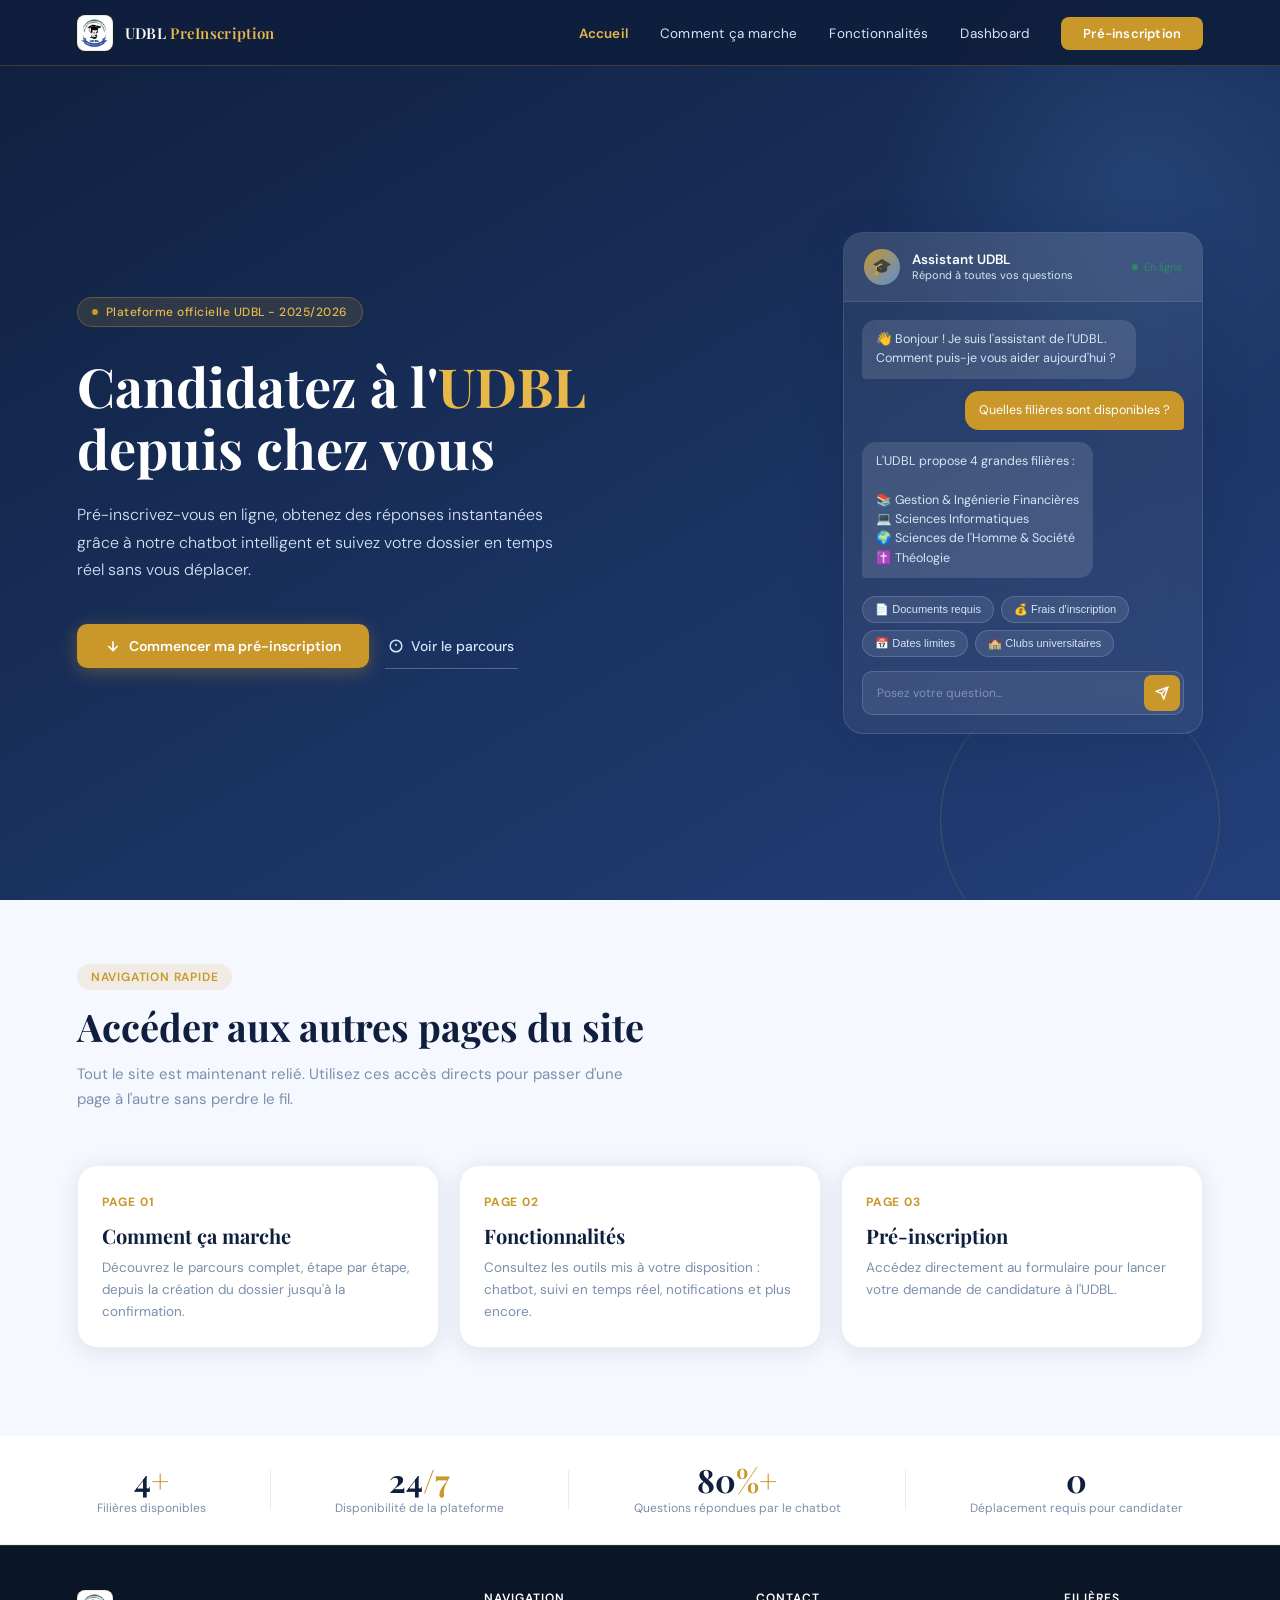
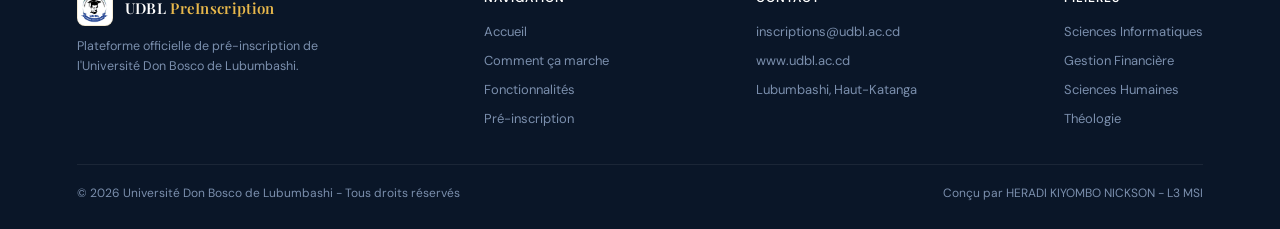
<file: udbl-preinscription/index.html>
<!DOCTYPE html>
<html lang="fr">
<head>
  <meta charset="UTF-8" />
  <meta name="viewport" content="width=device-width, initial-scale=1.0" />
  <meta name="description" content="Plateforme officielle de pré-inscription de l'Université Don Bosco de Lubumbashi (UDBL). Candidatez en ligne, suivez votre dossier et obtenez des réponses instantanées." />
  <title>UDBL - Plateforme de Pré-inscription</title>
  <link rel="stylesheet" href="style.css" />
</head>
<body>
  <nav>
    <div class="nav-brand">
      <a href="index.html" class="nav-logo" aria-label="Retour à l'accueil">
        <img src="logo/logo.jpg" alt="Logo UDBL" />
      </a>
      <a href="index.html" class="nav-name" style="text-decoration:none;">UDBL <span>PreInscription</span></a>
    </div>
    <ul class="nav-links">
      <li><a href="index.html">Accueil</a></li>
      <li><a href="comment ça marche.html">Comment ça marche</a></li>
      <li><a href="fonctionnalités.html">Fonctionnalités</a></li>
      <li><a href="dashboard.html">Dashboard</a></li>
      <li><a href="preinscription.html" class="nav-cta">Pré-inscription</a></li>
    </ul>
  </nav>

  <main>
    <section class="hero">
      <div class="hero-content">
        <div class="hero-badge">
          <div class="badge-dot"></div>
          Plateforme officielle UDBL - 2025/2026
        </div>

        <h1>Candidatez à l'<em>UDBL</em><br />depuis chez vous</h1>

        <p class="hero-desc">
          Pré-inscrivez-vous en ligne, obtenez des réponses instantanées
          grâce à notre chatbot intelligent et suivez votre dossier
          en temps réel sans vous déplacer.
        </p>

        <div class="hero-actions">
          <a href="preinscription.html" class="btn-primary">
            <svg width="16" height="16" viewBox="0 0 24 24" fill="none"
                 stroke="currentColor" stroke-width="2.5">
              <path d="M12 5v14M5 12l7 7 7-7" />
            </svg>
            Commencer ma pré-inscription
          </a>
          <a href="comment ça marche.html" class="btn-secondary">
            <svg width="14" height="14" viewBox="0 0 24 24" fill="none"
                 stroke="currentColor" stroke-width="2.5">
              <circle cx="12" cy="12" r="10" />
              <path d="M12 8v4M12 16h.01" />
            </svg>
            Voir le parcours
          </a>
        </div>
      </div>

      <div class="hero-widget">
        <div class="widget-header">
          <div class="widget-avatar">🎓</div>
          <div class="widget-info">
            <h4>Assistant UDBL</h4>
            <p>Répond à toutes vos questions</p>
          </div>
          <div class="widget-status">
            <div class="status-dot"></div>
            En ligne
          </div>
        </div>

        <div class="widget-messages" id="chat-messages">
          <div class="msg msg-bot">
            👋 Bonjour ! Je suis l'assistant de l'UDBL.
            Comment puis-je vous aider aujourd'hui ?
          </div>
          <div class="msg msg-user">
            Quelles filières sont disponibles ?
          </div>
          <div class="msg msg-bot">
            L'UDBL propose 4 grandes filières :<br /><br />
            📚 Gestion &amp; Ingénierie Financières<br />
            💻 Sciences Informatiques<br />
            🌍 Sciences de l'Homme &amp; Société<br />
            ✝️ Théologie
          </div>
        </div>

        <div class="widget-suggestions">
          <button class="suggestion" data-query="Documents requis">📄 Documents requis</button>
          <button class="suggestion" data-query="Frais d'inscription">💰 Frais d'inscription</button>
          <button class="suggestion" data-query="Dates limites">📅 Dates limites</button>
          <button class="suggestion" data-query="Clubs universitaires">🏫 Clubs universitaires</button>
        </div>

        <div class="widget-input">
          <input type="text" id="chat-input" placeholder="Posez votre question..." />
          <button class="widget-send" id="chat-send">
            <svg width="14" height="14" viewBox="0 0 24 24" fill="none"
                 stroke="white" stroke-width="2.5">
              <line x1="22" y1="2" x2="11" y2="13" />
              <polygon points="22 2 15 22 11 13 2 9 22 2" />
            </svg>
          </button>
        </div>
      </div>
    </section>

    <section class="section section-light quick-links" id="site-map">
      <div class="section-tag">Navigation rapide</div>
      <h2 class="section-title">Accéder aux autres pages du site</h2>
      <p class="section-subtitle">
        Tout le site est maintenant relié. Utilisez ces accès directs pour passer
        d'une page à l'autre sans perdre le fil.
      </p>

      <div class="quick-links-grid">
        <a class="quick-link-card" href="comment ça marche.html">
          <span class="quick-link-kicker">Page 01</span>
          <h3>Comment ça marche</h3>
          <p>Découvrez le parcours complet, étape par étape, depuis la création du dossier jusqu'à la confirmation.</p>
        </a>
        <a class="quick-link-card" href="fonctionnalités.html">
          <span class="quick-link-kicker">Page 02</span>
          <h3>Fonctionnalités</h3>
          <p>Consultez les outils mis à votre disposition : chatbot, suivi en temps réel, notifications et plus encore.</p>
        </a>
        <a class="quick-link-card" href="preinscription.html">
          <span class="quick-link-kicker">Page 03</span>
          <h3>Pré-inscription</h3>
          <p>Accédez directement au formulaire pour lancer votre demande de candidature à l'UDBL.</p>
        </a>
      </div>
    </section>

    <div class="stats-band">
      <div class="stat-item">
        <span class="stat-num">4<span>+</span></span>
        <span class="stat-label">Filières disponibles</span>
      </div>
      <div class="stat-sep"></div>
      <div class="stat-item">
        <span class="stat-num">24<span>/7</span></span>
        <span class="stat-label">Disponibilité de la plateforme</span>
      </div>
      <div class="stat-sep"></div>
      <div class="stat-item">
        <span class="stat-num">80<span>%+</span></span>
        <span class="stat-label">Questions répondues par le chatbot</span>
      </div>
      <div class="stat-sep"></div>
      <div class="stat-item">
        <span class="stat-num">0</span>
        <span class="stat-label">Déplacement requis pour candidater</span>
      </div>
    </div>
  </main>

  <footer>
    <div class="footer-top">
      <div class="footer-brand">
        <div class="nav-brand" style="margin-bottom:10px">
          <a href="index.html" class="nav-logo" aria-label="Retour à l'accueil">
            <img src="logo/logo.jpg" alt="Logo UDBL" />
          </a>
          <a href="index.html" class="nav-name" style="text-decoration:none;">UDBL <span>PreInscription</span></a>
        </div>
        <p>Plateforme officielle de pré-inscription de l'Université Don Bosco de Lubumbashi.</p>
      </div>

      <div class="footer-links">
        <h4>Navigation</h4>
        <ul>
          <li><a href="index.html">Accueil</a></li>
          <li><a href="comment ça marche.html">Comment ça marche</a></li>
          <li><a href="fonctionnalités.html">Fonctionnalités</a></li>
          <li><a href="preinscription.html">Pré-inscription</a></li>
        </ul>
      </div>

      <div class="footer-links">
        <h4>Contact</h4>
        <ul>
          <li><a href="mailto:inscriptions@udbl.ac.cd">inscriptions@udbl.ac.cd</a></li>
          <li><a href="https://www.udbl.ac.cd" target="_blank" rel="noopener">www.udbl.ac.cd</a></li>
          <li><a href="#">Lubumbashi, Haut-Katanga</a></li>
        </ul>
      </div>

      <div class="footer-links">
        <h4>Filières</h4>
        <ul>
          <li><a href="fonctionnalités.html">Sciences Informatiques</a></li>
          <li><a href="fonctionnalités.html">Gestion Financière</a></li>
          <li><a href="fonctionnalités.html">Sciences Humaines</a></li>
          <li><a href="fonctionnalités.html">Théologie</a></li>
        </ul>
      </div>
    </div>

    <div class="footer-bottom">
      <p>© 2026 Université Don Bosco de Lubumbashi - Tous droits réservés</p>
      <p>Conçu par HERADI KIYOMBO NICKSON - L3 MSI</p>
    </div>
  </footer>

  <script src="js/chatbot.js"></script>
  <script src="js/form.js"></script>
  <script src="js/main.js"></script>
</body>
</html>
</file>
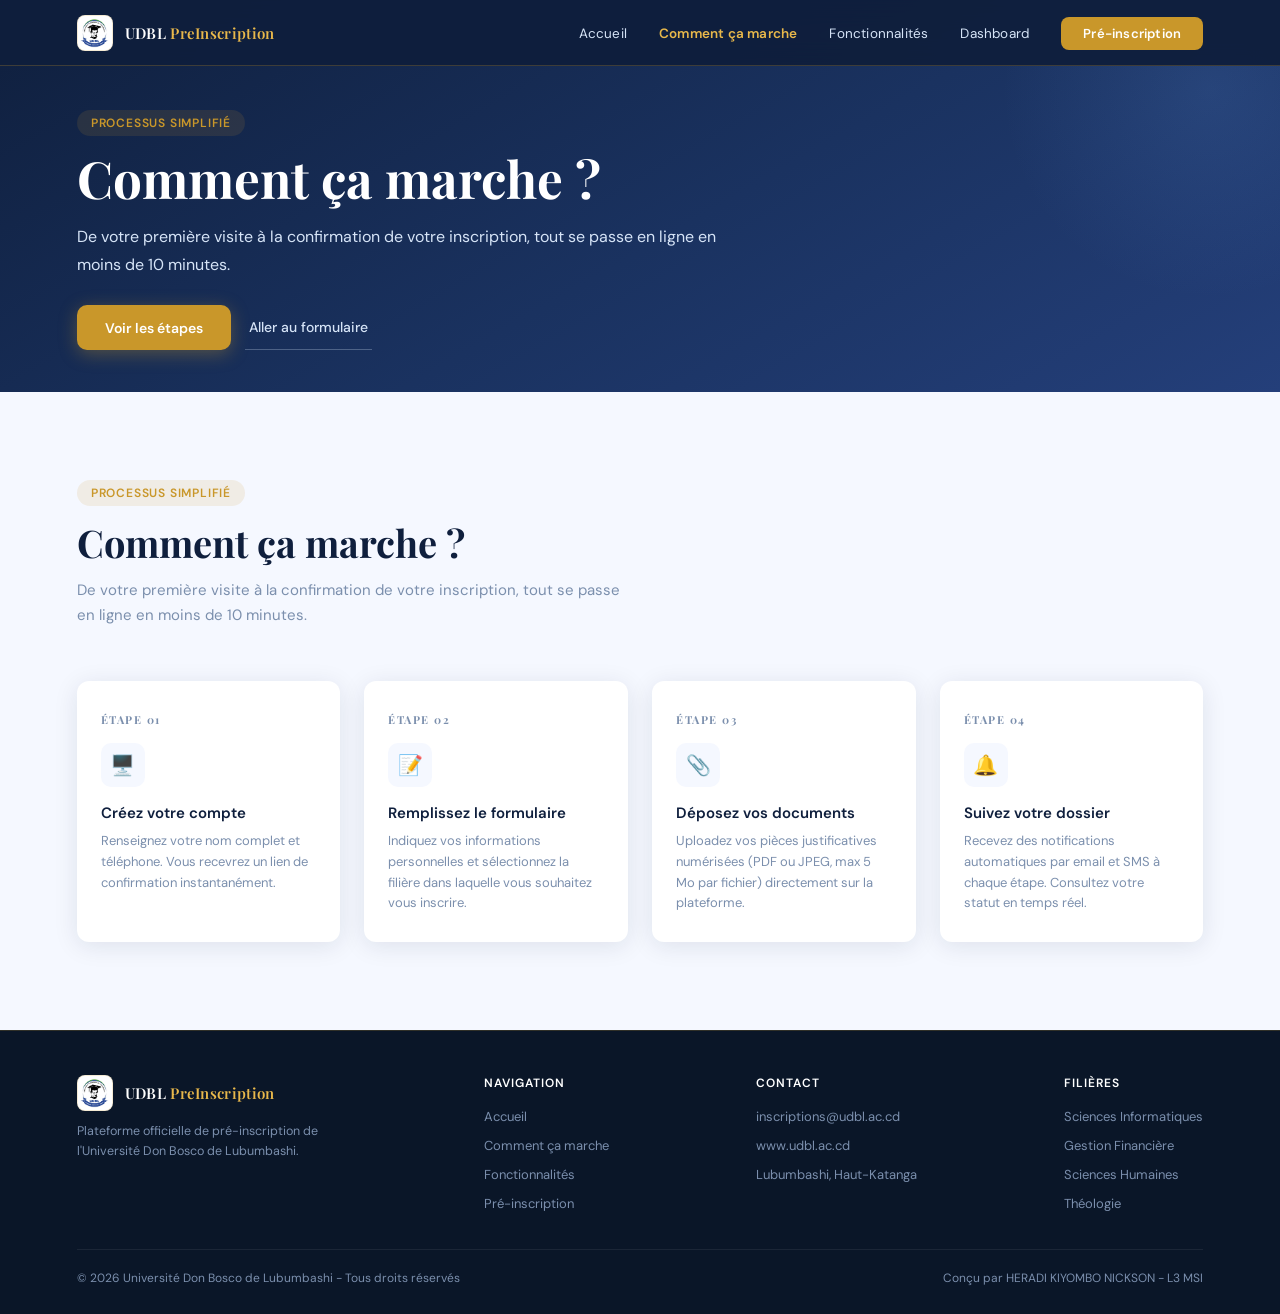
<file: udbl-preinscription/comment ça marche.html>
<!DOCTYPE html>
<html lang="fr">
<head>
  <meta charset="UTF-8" />
  <meta name="viewport" content="width=device-width, initial-scale=1.0" />
  <meta name="description" content="Comprenez comment fonctionne la pré-inscription UDBL, étape par étape." />
  <title>UDBL - Comment ça marche</title>
  <link rel="stylesheet" href="style.css" />
</head>
<body>
  <nav>
    <div class="nav-brand">
      <a href="index.html" class="nav-logo" aria-label="Retour à l'accueil">
        <img src="logo/logo.jpg" alt="Logo UDBL" />
      </a>
      <a href="index.html" class="nav-name" style="text-decoration:none;">UDBL <span>PreInscription</span></a>
    </div>
    <ul class="nav-links">
      <li><a href="index.html">Accueil</a></li>
      <li><a href="comment ça marche.html">Comment ça marche</a></li>
      <li><a href="fonctionnalités.html">Fonctionnalités</a></li>
      <li><a href="dashboard.html">Dashboard</a></li>
      <li><a href="preinscription.html" class="nav-cta">Pré-inscription</a></li>
    </ul>
  </nav>

  <main>
    <section class="page-hero">
      <div class="page-hero-inner">
        <div class="section-tag">Processus simplifié</div>
        <h1 class="page-title">Comment ça marche ?</h1>
        <p class="page-lead">
          De votre première visite à la confirmation de votre inscription,
          tout se passe en ligne en moins de 10 minutes.
        </p>
        <div class="page-hero-actions">
          <a href="#how" class="btn-primary">Voir les étapes</a>
          <a href="preinscription.html" class="btn-secondary">Aller au formulaire</a>
        </div>
      </div>
    </section>

    <section class="section section-light" id="how">
      <div class="section-tag">Processus simplifié</div>
      <h2 class="section-title">Comment ça marche ?</h2>
      <p class="section-subtitle">
        De votre première visite à la confirmation de votre inscription,
        tout se passe en ligne en moins de 10 minutes.
      </p>

      <div class="steps-grid">
        <div class="step-card">
          <div class="step-num">Étape 01</div>
          <div class="step-icon">🖥️</div>
          <h3>Créez votre compte</h3>
          <p>Renseignez votre nom complet et téléphone. Vous recevrez un lien de confirmation instantanément.</p>
        </div>
        <div class="step-card">
          <div class="step-num">Étape 02</div>
          <div class="step-icon">📝</div>
          <h3>Remplissez le formulaire</h3>
          <p>Indiquez vos informations personnelles et sélectionnez la filière dans laquelle vous souhaitez vous inscrire.</p>
        </div>
        <div class="step-card">
          <div class="step-num">Étape 03</div>
          <div class="step-icon">📎</div>
          <h3>Déposez vos documents</h3>
          <p>Uploadez vos pièces justificatives numérisées (PDF ou JPEG, max 5 Mo par fichier) directement sur la plateforme.</p>
        </div>
        <div class="step-card">
          <div class="step-num">Étape 04</div>
          <div class="step-icon">🔔</div>
          <h3>Suivez votre dossier</h3>
          <p>Recevez des notifications automatiques par email et SMS à chaque étape. Consultez votre statut en temps réel.</p>
        </div>
      </div>
    </section>
  </main>

  <footer>
    <div class="footer-top">
      <div class="footer-brand">
        <div class="nav-brand" style="margin-bottom:10px">
          <a href="index.html" class="nav-logo" aria-label="Retour à l'accueil">
            <img src="logo/logo.jpg" alt="Logo UDBL" />
          </a>
          <a href="index.html" class="nav-name" style="text-decoration:none;">UDBL <span>PreInscription</span></a>
        </div>
        <p>Plateforme officielle de pré-inscription de l'Université Don Bosco de Lubumbashi.</p>
      </div>

      <div class="footer-links">
        <h4>Navigation</h4>
        <ul>
          <li><a href="index.html">Accueil</a></li>
          <li><a href="comment ça marche.html">Comment ça marche</a></li>
          <li><a href="fonctionnalités.html">Fonctionnalités</a></li>
          <li><a href="preinscription.html">Pré-inscription</a></li>
        </ul>
      </div>

      <div class="footer-links">
        <h4>Contact</h4>
        <ul>
          <li><a href="mailto:inscriptions@udbl.ac.cd">inscriptions@udbl.ac.cd</a></li>
          <li><a href="https://www.udbl.ac.cd" target="_blank" rel="noopener">www.udbl.ac.cd</a></li>
          <li><a href="#">Lubumbashi, Haut-Katanga</a></li>
        </ul>
      </div>

      <div class="footer-links">
        <h4>Filières</h4>
        <ul>
          <li><a href="fonctionnalités.html">Sciences Informatiques</a></li>
          <li><a href="fonctionnalités.html">Gestion Financière</a></li>
          <li><a href="fonctionnalités.html">Sciences Humaines</a></li>
          <li><a href="fonctionnalités.html">Théologie</a></li>
        </ul>
      </div>
    </div>

    <div class="footer-bottom">
      <p>© 2026 Université Don Bosco de Lubumbashi - Tous droits réservés</p>
      <p>Conçu par HERADI KIYOMBO NICKSON - L3 MSI</p>
    </div>
  </footer>

  <script src="js/main.js"></script>
</body>
</html>
</file>
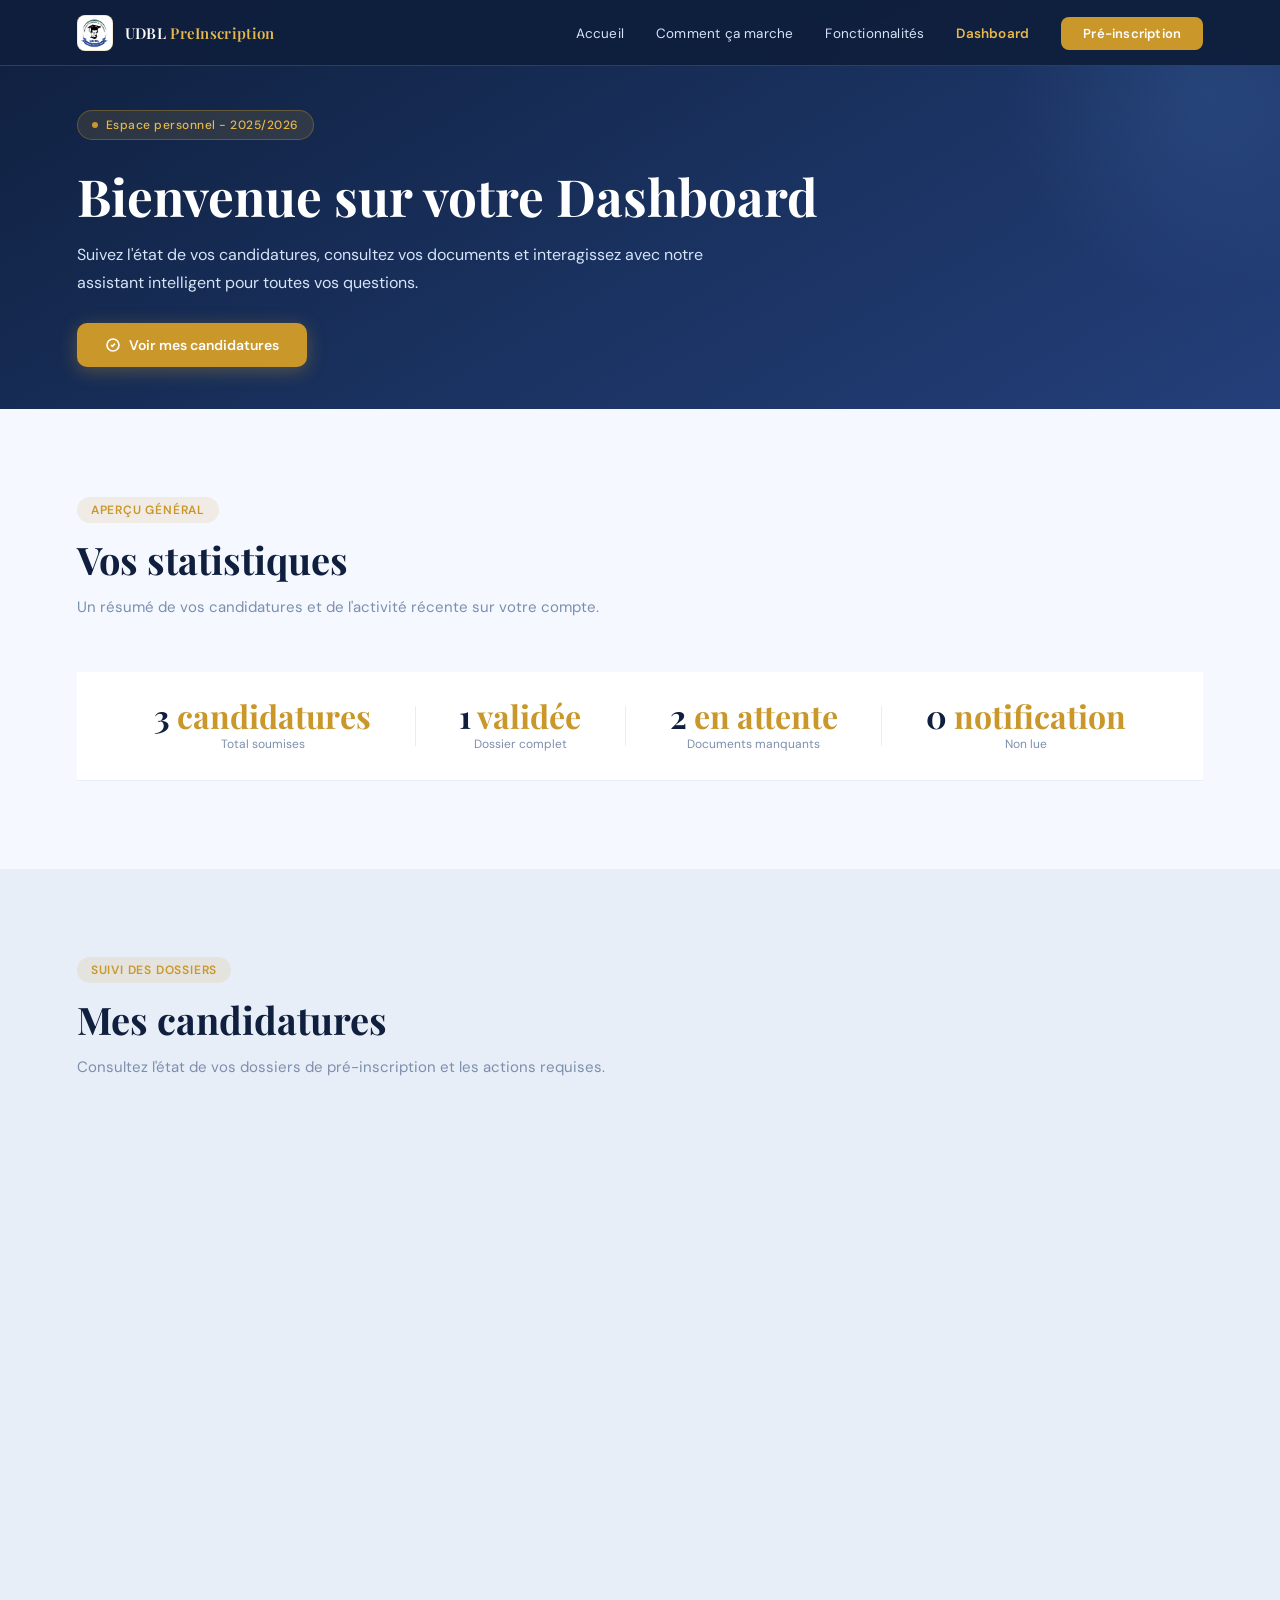
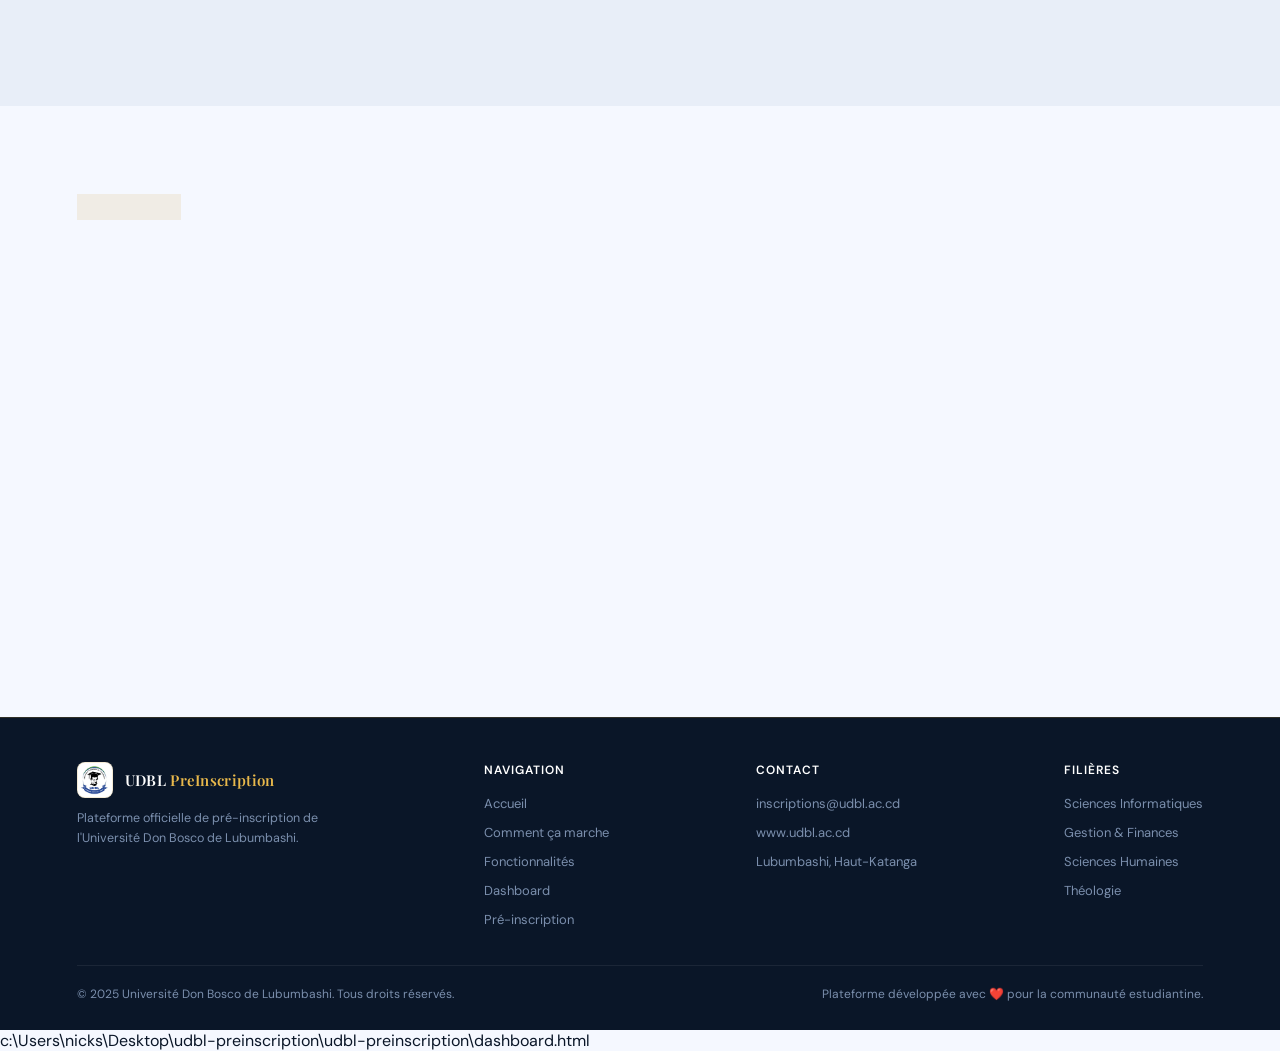
<file: udbl-preinscription/dashboard.html>
<!DOCTYPE html>
<html lang="fr">
<head>
  <meta charset="UTF-8" />
  <meta name="viewport" content="width=device-width, initial-scale=1.0" />
  <meta name="description" content="Tableau de bord UDBL PreInscription - Suivez vos candidatures et gérez vos dossiers en ligne." />
  <title>Dashboard - UDBL PreInscription</title>
  <link rel="stylesheet" href="style.css" />
</head>
<body>
  <!-- Navigation principale -->
  <nav>
    <div class="nav-brand">
      <a href="index.html" class="nav-logo" aria-label="Retour à l'accueil">
        <img src="logo/logo.jpg" alt="Logo UDBL" />
      </a>
      <a href="index.html" class="nav-name" style="text-decoration:none;">UDBL <span>PreInscription</span></a>
    </div>
    <ul class="nav-links">
      <li><a href="index.html">Accueil</a></li>
      <li><a href="comment ça marche.html">Comment ça marche</a></li>
      <li><a href="fonctionnalités.html">Fonctionnalités</a></li>
      <li><a href="dashboard.html" aria-current="page">Dashboard</a></li>
      <li><a href="preinscription.html" class="nav-cta">Pré-inscription</a></li>
    </ul>
  </nav>

  <main>
    <!-- Section de bienvenue -->
    <section class="page-hero">
      <div class="page-hero-inner">
        <div class="hero-badge anim-fade-up">
          <div class="badge-dot"></div>
          Espace personnel - 2025/2026
        </div>
        <h1 class="page-title anim-fade-up anim-delay-1">Bienvenue sur votre Dashboard</h1>
        <p class="page-lead anim-fade-up anim-delay-2">
          Suivez l'état de vos candidatures, consultez vos documents et interagissez
          avec notre assistant intelligent pour toutes vos questions.
        </p>
        <div class="page-hero-actions anim-fade-up anim-delay-3">
          <a href="#candidatures" class="btn-primary">
            <svg width="16" height="16" viewBox="0 0 24 24" fill="none" stroke="currentColor" stroke-width="2.5">
              <path d="M9 12l2 2 4-4M21 12c0 4.97-4.03 9-9 9s-9-4.03-9-9 4.03-9 9-9 9 4.03 9 9z" />
            </svg>
            Voir mes candidatures
          </a>
        </div>
      </div>
    </section>

    <!-- Section statistiques -->
    <section class="section section-light">
      <div class="section-tag anim-fade-up">Aperçu général</div>
      <h2 class="section-title anim-fade-up anim-delay-1">Vos statistiques</h2>
      <p class="section-subtitle anim-fade-up anim-delay-2">
        Un résumé de vos candidatures et de l'activité récente sur votre compte.
      </p>

      <div class="stats-band anim-fade-up anim-delay-3">
        <div class="stat-item">
          <span class="stat-num">3 <span>candidatures</span></span>
          <span class="stat-label">Total soumises</span>
        </div>
        <div class="stat-sep"></div>
        <div class="stat-item">
          <span class="stat-num">1 <span>validée</span></span>
          <span class="stat-label">Dossier complet</span>
        </div>
        <div class="stat-sep"></div>
        <div class="stat-item">
          <span class="stat-num">2 <span>en attente</span></span>
          <span class="stat-label">Documents manquants</span>
        </div>
        <div class="stat-sep"></div>
        <div class="stat-item">
          <span class="stat-num">0 <span>notification</span></span>
          <span class="stat-label">Non lue</span>
        </div>
      </div>
    </section>

    <!-- Section candidatures -->
    <section id="candidatures" class="section section-dark">
      <div class="section-tag anim-fade-up">Suivi des dossiers</div>
      <h2 class="section-title anim-fade-up anim-delay-1">Mes candidatures</h2>
      <p class="section-subtitle anim-fade-up anim-delay-2">
        Consultez l'état de vos dossiers de pré-inscription et les actions requises.
      </p>

      <div class="candidatures-container anim-fade-up anim-delay-3">
        <div class="candidature-card">
          <div class="candidature-header">
            <div class="candidature-info">
              <h3>Sciences Informatiques </h3>
              <p>Soumise le 15 octobre 2025</p>
            </div>
            <div class="candidature-status status-pending">
              <span class="status-dot"></span>
              En attente de documents
            </div>
          </div>
          <div class="candidature-actions">
            <button class="btn-secondary">Ajouter documents</button>
            <button class="btn-secondary">Voir détails</button>
          </div>
        </div>

        <div class="candidature-card">
          <div class="candidature-header">
            <div class="candidature-info">
              <h3>Gestion & Ingénierie Financières</h3>
              <p>Soumise le 10 octobre 2025</p>
            </div>
            <div class="candidature-status status-validated">
              <span class="status-dot"></span>
              Dossier validé
            </div>
          </div>
          <div class="candidature-actions">
            <button class="btn-secondary">Télécharger reçu</button>
            <button class="btn-secondary">Voir détails</button>
          </div>
        </div>

        <div class="candidature-card">
          <div class="candidature-header">
            <div class="candidature-info">
              <h3>Sciences de l'Homme & Société</h3>
              <p>Soumise le 5 octobre 2025</p>
            </div>
            <div class="candidature-status status-pending">
              <span class="status-dot"></span>
              Documents incomplets
            </div>
          </div>
          <div class="candidature-actions">
            <button class="btn-secondary">Compléter dossier</button>
            <button class="btn-secondary">Voir détails</button>
          </div>
        </div>
      </div>
    </section>

    <!-- Section activité récente -->
    <section class="section section-light">
      <div class="section-tag anim-fade-up">Historique</div>
      <h2 class="section-title anim-fade-up anim-delay-1">Activité récente</h2>
      <p class="section-subtitle anim-fade-up anim-delay-2">
        Les dernières actions effectuées sur votre compte.
      </p>

      <div class="activity-list anim-fade-up anim-delay-3">
        <div class="activity-item">
          <div class="activity-icon">
            <svg width="20" height="20" viewBox="0 0 24 24" fill="none" stroke="currentColor" stroke-width="2">
              <path d="M9 12l2 2 4-4M21 12c0 4.97-4.03 9-9 9s-9-4.03-9-9 4.03-9 9-9 9 4.03 9 9z" />
            </svg>
          </div>
          <div class="activity-content">
            <p><strong>Document ajouté :</strong> Copie du baccalauréat pour Sciences Informatiques</p>
            <span class="activity-time">Il y a 2 jours</span>
          </div>
        </div>

        <div class="activity-item">
          <div class="activity-icon">
            <svg width="20" height="20" viewBox="0 0 24 24" fill="none" stroke="currentColor" stroke-width="2">
              <path d="M12 19l7-7 7 7M5 12h14M12 5v14" />
            </svg>
          </div>
          <div class="activity-content">
            <p><strong>Candidature soumise :</strong> Gestion & Ingénierie Financières</p>
            <span class="activity-time">Il y a 5 jours</span>
          </div>
        </div>

        <div class="activity-item">
          <div class="activity-icon">
            <svg width="20" height="20" viewBox="0 0 24 24" fill="none" stroke="currentColor" stroke-width="2">
              <path d="M21 15a2 2 0 01-2 2H7l-4 4V5a2 2 0 012-2h14a2 2 0 012 2z" />
            </svg>
          </div>
          <div class="activity-content">
            <p><strong>Question posée :</strong> "Quels sont les documents requis ?"</p>
            <span class="activity-time">Il y a 1 semaine</span>
          </div>
        </div>
      </div>
    </section>
  </main>

  <!-- Footer -->
  <footer>
    <div class="footer-top">
      <div class="footer-brand">
        <div class="nav-brand" style="margin-bottom:10px">
          <a href="index.html" class="nav-logo" aria-label="Retour à l'accueil">
            <img src="logo/logo.jpg" alt="Logo UDBL" />
          </a>
          <a href="index.html" class="nav-name" style="text-decoration:none;">UDBL <span>PreInscription</span></a>
        </div>
        <p>Plateforme officielle de pré-inscription de l'Université Don Bosco de Lubumbashi.</p>
      </div>

      <div class="footer-links">
        <h4>Navigation</h4>
        <ul>
          <li><a href="index.html">Accueil</a></li>
          <li><a href="comment ça marche.html">Comment ça marche</a></li>
          <li><a href="fonctionnalités.html">Fonctionnalités</a></li>
          <li><a href="dashboard.html">Dashboard</a></li>
          <li><a href="preinscription.html">Pré-inscription</a></li>
        </ul>
      </div>

      <div class="footer-links">
        <h4>Contact</h4>
        <ul>
          <li><a href="mailto:inscriptions@udbl.ac.cd">inscriptions@udbl.ac.cd</a></li>
          <li><a href="https://www.udbl.ac.cd" target="_blank" rel="noopener">www.udbl.ac.cd</a></li>
          <li><a href="#">Lubumbashi, Haut-Katanga</a></li>
        </ul>
      </div>

      <div class="footer-links">
        <h4>Filières</h4>
        <ul>
          <li><a href="fonctionnalités.html">Sciences Informatiques</a></li>
          <li><a href="fonctionnalités.html">Gestion & Finances</a></li>
          <li><a href="fonctionnalités.html">Sciences Humaines</a></li>
          <li><a href="fonctionnalités.html">Théologie</a></li>
        </ul>
      </div>
    </div>

    <div class="footer-bottom">
      <p>&copy; 2025 Université Don Bosco de Lubumbashi. Tous droits réservés.</p>
      <p>Plateforme développée avec ❤️ pour la communauté estudiantine.</p>
    </div>
  </footer>

  <!-- Scripts -->
  <script src="js/main.js"></script>
  <script src="js/dashboard.js"></script>
</body>
</html></content>
<parameter name="filePath">c:\Users\nicks\Desktop\udbl-preinscription\udbl-preinscription\dashboard.html
</file>
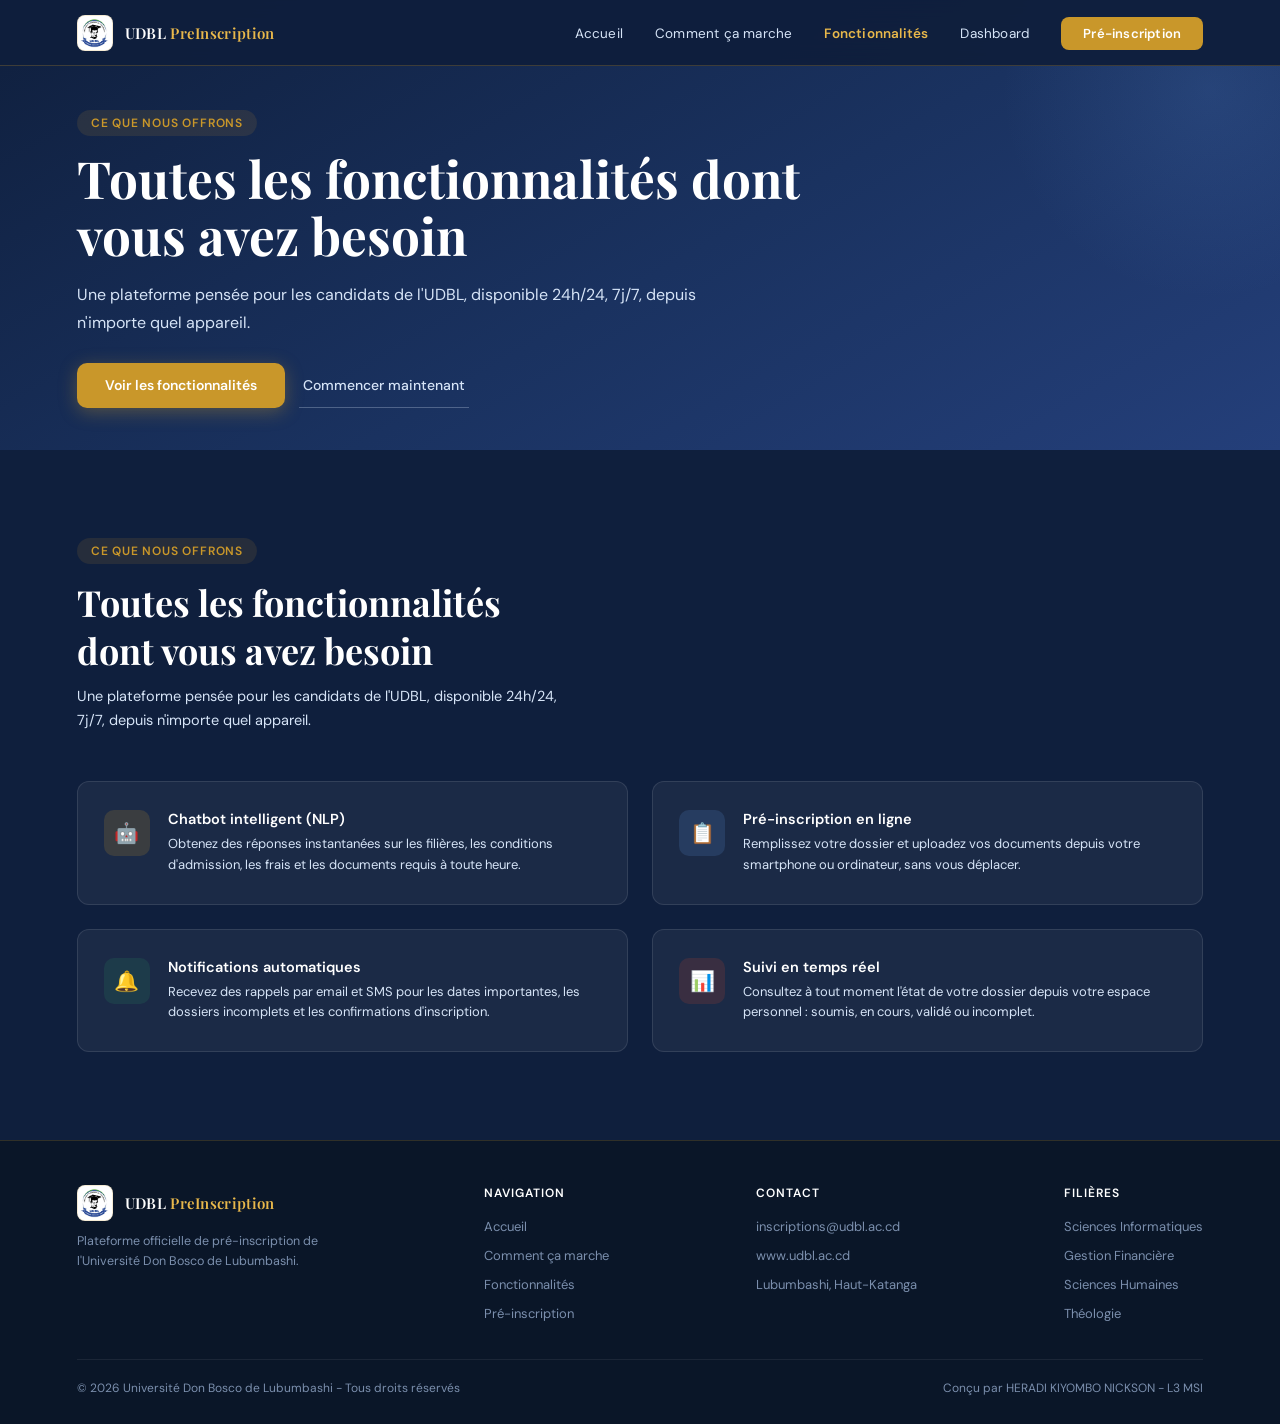
<file: udbl-preinscription/fonctionnalités.html>
<!DOCTYPE html>
<html lang="fr">
<head>
  <meta charset="UTF-8" />
  <meta name="viewport" content="width=device-width, initial-scale=1.0" />
  <meta name="description" content="Découvrez les fonctionnalités de la plateforme UDBL : chatbot, pré-inscription, notifications et suivi en temps réel." />
  <title>UDBL - Fonctionnalités</title>
  <link rel="stylesheet" href="style.css" />
</head>
<body>
  <nav>
    <div class="nav-brand">
      <a href="index.html" class="nav-logo" aria-label="Retour à l'accueil">
        <img src="logo/logo.jpg" alt="Logo UDBL" />
      </a>
      <a href="index.html" class="nav-name" style="text-decoration:none;">UDBL <span>PreInscription</span></a>
    </div>
    <ul class="nav-links">
      <li><a href="index.html">Accueil</a></li>
      <li><a href="comment ça marche.html">Comment ça marche</a></li>
      <li><a href="fonctionnalités.html">Fonctionnalités</a></li>
      <li><a href="dashboard.html">Dashboard</a></li>
      <li><a href="preinscription.html" class="nav-cta">Pré-inscription</a></li>
    </ul>
  </nav>

  <main>
    <section class="page-hero">
      <div class="page-hero-inner">
        <div class="section-tag">Ce que nous offrons</div>
        <h1 class="page-title">Toutes les fonctionnalités dont vous avez besoin</h1>
        <p class="page-lead">
          Une plateforme pensée pour les candidats de l'UDBL, disponible 24h/24,
          7j/7, depuis n'importe quel appareil.
        </p>
        <div class="page-hero-actions">
          <a href="#features" class="btn-primary">Voir les fonctionnalités</a>
          <a href="preinscription.html" class="btn-secondary">Commencer maintenant</a>
        </div>
      </div>
    </section>

    <section class="section section-navy" id="features">
      <div class="section-tag">Ce que nous offrons</div>
      <h2 class="section-title-light">Toutes les fonctionnalités<br />dont vous avez besoin</h2>
      <p class="section-subtitle-light">
        Une plateforme pensée pour les candidats de l'UDBL,
        disponible 24h/24, 7j/7, depuis n'importe quel appareil.
      </p>

      <div class="features-wrap">
        <div class="feature-card">
          <div class="feature-icon-wrap" style="background:rgba(201,151,42,.18)">🤖</div>
          <div>
            <h3>Chatbot intelligent (NLP)</h3>
            <p>Obtenez des réponses instantanées sur les filières, les conditions d'admission, les frais et les documents requis à toute heure.</p>
          </div>
        </div>
        <div class="feature-card">
          <div class="feature-icon-wrap" style="background:rgba(91,142,214,.18)">📋</div>
          <div>
            <h3>Pré-inscription en ligne</h3>
            <p>Remplissez votre dossier et uploadez vos documents depuis votre smartphone ou ordinateur, sans vous déplacer.</p>
          </div>
        </div>
        <div class="feature-card">
          <div class="feature-icon-wrap" style="background:rgba(42,140,95,.18)">🔔</div>
          <div>
            <h3>Notifications automatiques</h3>
            <p>Recevez des rappels par email et SMS pour les dates importantes, les dossiers incomplets et les confirmations d'inscription.</p>
          </div>
        </div>
        <div class="feature-card">
          <div class="feature-icon-wrap" style="background:rgba(192,69,45,.18)">📊</div>
          <div>
            <h3>Suivi en temps réel</h3>
            <p>Consultez à tout moment l'état de votre dossier depuis votre espace personnel : soumis, en cours, validé ou incomplet.</p>
          </div>
        </div>
      </div>
    </section>
  </main>

  <footer>
    <div class="footer-top">
      <div class="footer-brand">
        <div class="nav-brand" style="margin-bottom:10px">
          <a href="index.html" class="nav-logo" aria-label="Retour à l'accueil">
            <img src="logo/logo.jpg" alt="Logo UDBL" />
          </a>
          <a href="index.html" class="nav-name" style="text-decoration:none;">UDBL <span>PreInscription</span></a>
        </div>
        <p>Plateforme officielle de pré-inscription de l'Université Don Bosco de Lubumbashi.</p>
      </div>

      <div class="footer-links">
        <h4>Navigation</h4>
        <ul>
          <li><a href="index.html">Accueil</a></li>
          <li><a href="comment ça marche.html">Comment ça marche</a></li>
          <li><a href="fonctionnalités.html">Fonctionnalités</a></li>
          <li><a href="preinscription.html">Pré-inscription</a></li>
        </ul>
      </div>

      <div class="footer-links">
        <h4>Contact</h4>
        <ul>
          <li><a href="mailto:inscriptions@udbl.ac.cd">inscriptions@udbl.ac.cd</a></li>
          <li><a href="https://www.udbl.ac.cd" target="_blank" rel="noopener">www.udbl.ac.cd</a></li>
          <li><a href="#">Lubumbashi, Haut-Katanga</a></li>
        </ul>
      </div>

      <div class="footer-links">
        <h4>Filières</h4>
        <ul>
          <li><a href="fonctionnalités.html">Sciences Informatiques</a></li>
          <li><a href="fonctionnalités.html">Gestion Financière</a></li>
          <li><a href="fonctionnalités.html">Sciences Humaines</a></li>
          <li><a href="fonctionnalités.html">Théologie</a></li>
        </ul>
      </div>
    </div>

    <div class="footer-bottom">
      <p>© 2026 Université Don Bosco de Lubumbashi - Tous droits réservés</p>
      <p>Conçu par HERADI KIYOMBO NICKSON - L3 MSI</p>
    </div>
  </footer>

  <script src="js/main.js"></script>
</body>
</html>
</file>
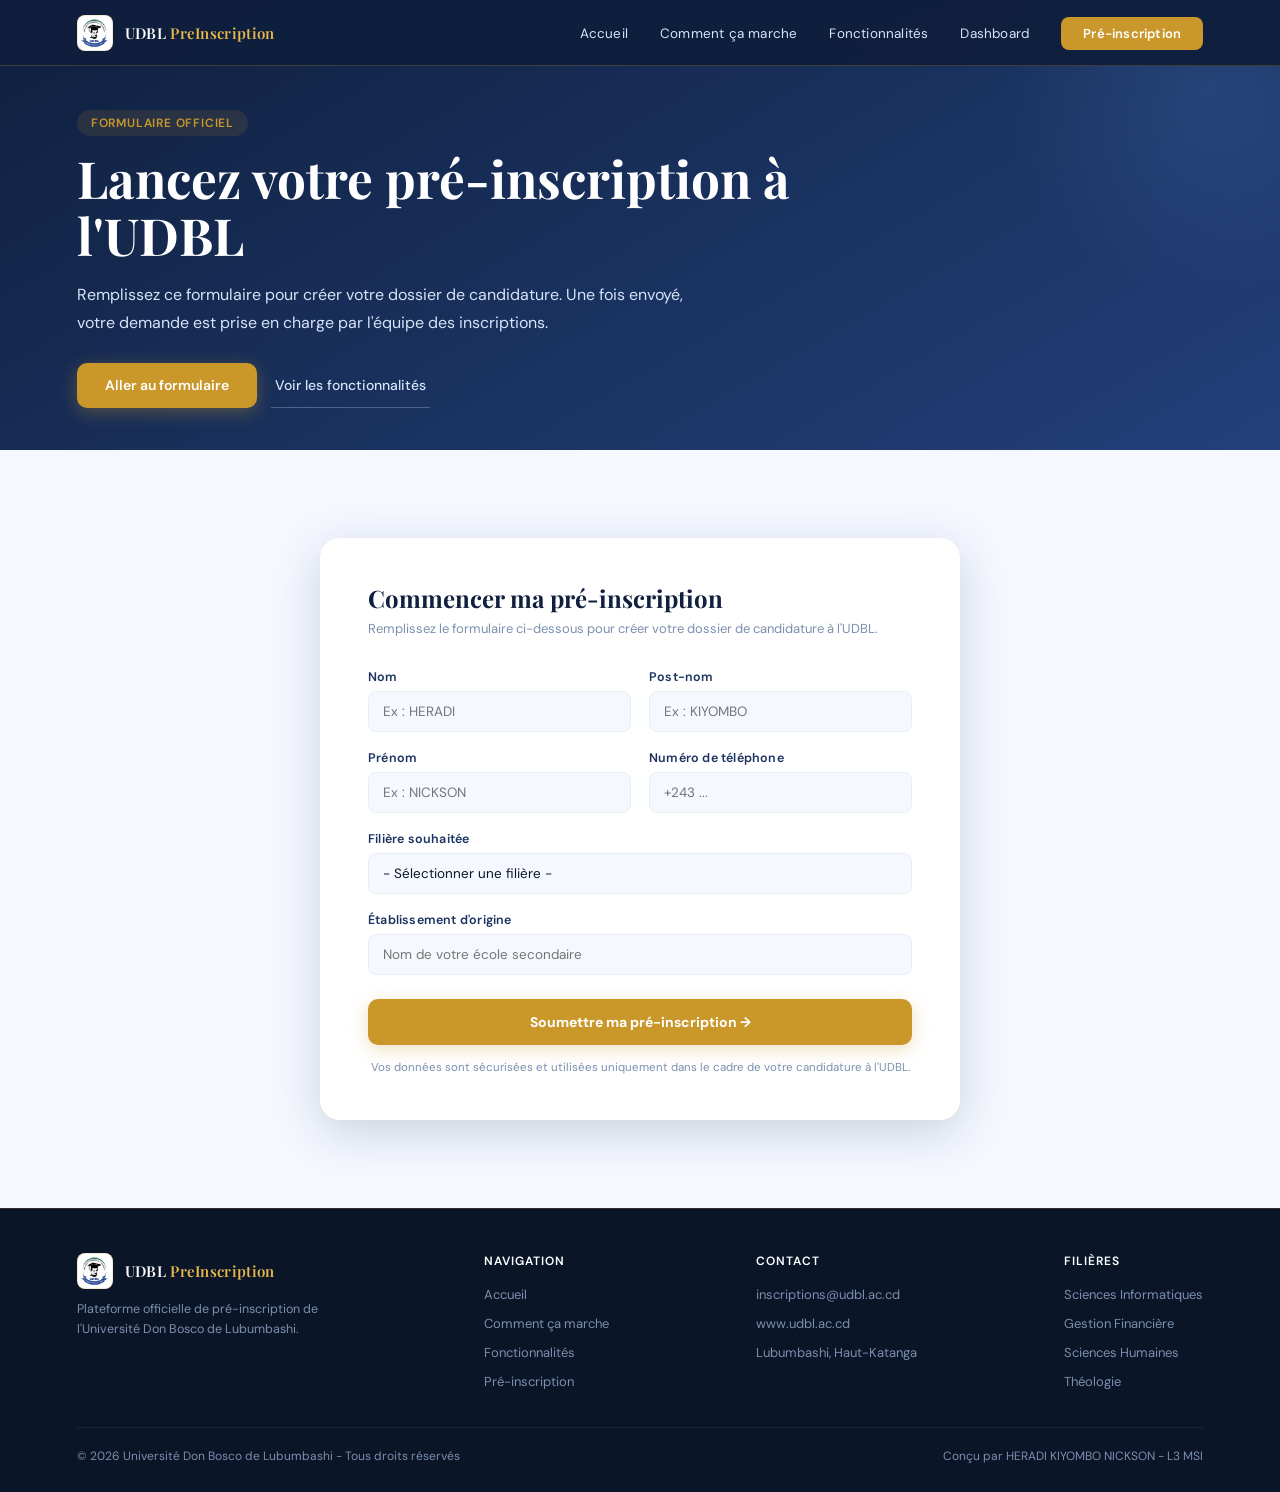
<file: udbl-preinscription/preinscription.html>
<!DOCTYPE html>
<html lang="fr">
<head>
  <meta charset="UTF-8" />
  <meta name="viewport" content="width=device-width, initial-scale=1.0" />
  <meta name="description" content="Formulaire officiel de pré-inscription UDBL. Remplissez votre dossier en ligne en quelques minutes." />
  <title>UDBL - Pré-inscription</title>
  <link rel="stylesheet" href="style.css" />
</head>
<body>
  <nav>
    <div class="nav-brand">
      <a href="index.html" class="nav-logo" aria-label="Retour à l'accueil">
        <img src="logo/logo.jpg" alt="Logo UDBL" />
      </a>
      <a href="index.html" class="nav-name" style="text-decoration:none;">UDBL <span>PreInscription</span></a>
    </div>
    <ul class="nav-links">
      <li><a href="index.html">Accueil</a></li>
      <li><a href="comment ça marche.html">Comment ça marche</a></li>
      <li><a href="fonctionnalités.html">Fonctionnalités</a></li>
      <li><a href="dashboard.html">Dashboard</a></li>
      <li><a href="preinscription.html" class="nav-cta">Pré-inscription</a></li>
    </ul>
  </nav>

  <main>
    <section class="page-hero">
      <div class="page-hero-inner">
        <div class="section-tag">Formulaire officiel</div>
        <h1 class="page-title">Lancez votre pré-inscription à l'UDBL</h1>
        <p class="page-lead">
          Remplissez ce formulaire pour créer votre dossier de candidature.
          Une fois envoyé, votre demande est prise en charge par l'équipe des inscriptions.
        </p>
        <div class="page-hero-actions">
          <a href="#form" class="btn-primary">Aller au formulaire</a>
          <a href="fonctionnalités.html" class="btn-secondary">Voir les fonctionnalités</a>
        </div>
      </div>
    </section>

    <section class="section section-light" id="form">
      <div class="form-section">
        <h2 class="form-title">Commencer ma pré-inscription</h2>
        <p class="form-sub">Remplissez le formulaire ci-dessous pour créer votre dossier de candidature à l'UDBL.</p>

        <form id="preinscription-form" novalidate>
          <div class="form-row">
            <div class="form-group">
              <label for="field-nom">Nom</label>
              <input id="field-nom" type="text" placeholder="Ex : HERADI" />
            </div>
            <div class="form-group">
              <label for="field-postnom">Post-nom</label>
              <input id="field-postnom" type="text" placeholder="Ex : KIYOMBO" />
            </div>
          </div>

          <div class="form-row">
            <div class="form-group">
              <label for="field-prenom">Prénom</label>
              <input id="field-prenom" type="text" placeholder="Ex : NICKSON" />
            </div>
            <div class="form-group">
              <label for="field-telephone">Numéro de téléphone</label>
              <input id="field-telephone" type="tel" placeholder="+243 ..." />
            </div>
          </div>

          <div class="form-group">
            <label for="field-filiere">Filière souhaitée</label>
            <select id="field-filiere">
              <option value="">- Sélectionner une filière -</option>
              <option value="msi">Sciences Informatiques</option>
              <option value="gif">Gestion et Ingénierie Financières</option>
              <option value="shs">Sciences de l'Homme et de la Société</option>
              <option value="theo">Théologie</option>
            </select>
          </div>

          <div class="form-group">
            <label for="field-etablissement">Établissement d'origine</label>
            <input id="field-etablissement" type="text" placeholder="Nom de votre école secondaire" />
          </div>

          <button type="submit" id="form-submit-btn" class="form-submit">
            Soumettre ma pré-inscription →
          </button>

          <p class="form-note">
            Vos données sont sécurisées et utilisées uniquement dans le cadre de votre candidature à l'UDBL.
          </p>
        </form>

        <div class="form-success" id="form-success">
          <div class="form-success-icon">🎉</div>
          <h3>Pré-inscription envoyée !</h3>
          <p>Votre dossier a bien été soumis. Vous recevrez un message de confirmation à votre numéro de téléphone sous peu. Bonne chance !</p>
        </div>
      </div>
    </section>
  </main>

  <footer>
    <div class="footer-top">
      <div class="footer-brand">
        <div class="nav-brand" style="margin-bottom:10px">
          <a href="index.html" class="nav-logo" aria-label="Retour à l'accueil">
            <img src="logo/logo.jpg" alt="Logo UDBL" />
          </a>
          <a href="index.html" class="nav-name" style="text-decoration:none;">UDBL <span>PreInscription</span></a>
        </div>
        <p>Plateforme officielle de pré-inscription de l'Université Don Bosco de Lubumbashi.</p>
      </div>

      <div class="footer-links">
        <h4>Navigation</h4>
        <ul>
          <li><a href="index.html">Accueil</a></li>
          <li><a href="comment ça marche.html">Comment ça marche</a></li>
          <li><a href="fonctionnalités.html">Fonctionnalités</a></li>
          <li><a href="preinscription.html">Pré-inscription</a></li>
        </ul>
      </div>

      <div class="footer-links">
        <h4>Contact</h4>
        <ul>
          <li><a href="mailto:inscriptions@udbl.ac.cd">inscriptions@udbl.ac.cd</a></li>
          <li><a href="https://www.udbl.ac.cd" target="_blank" rel="noopener">www.udbl.ac.cd</a></li>
          <li><a href="#">Lubumbashi, Haut-Katanga</a></li>
        </ul>
      </div>

      <div class="footer-links">
        <h4>Filières</h4>
        <ul>
          <li><a href="fonctionnalités.html">Sciences Informatiques</a></li>
          <li><a href="fonctionnalités.html">Gestion Financière</a></li>
          <li><a href="fonctionnalités.html">Sciences Humaines</a></li>
          <li><a href="fonctionnalités.html">Théologie</a></li>
        </ul>
      </div>
    </div>

    <div class="footer-bottom">
      <p>© 2026 Université Don Bosco de Lubumbashi - Tous droits réservés</p>
      <p>Conçu par HERADI KIYOMBO NICKSON - L3 MSI</p>
    </div>
  </footer>

  <script src="js/form.js"></script>
  <script src="js/main.js"></script>
</body>
</html>
</file>
<file: udbl-preinscription/style.css>
/* UDBL PreInscription - Single stylesheet */

@import url('https://fonts.googleapis.com/css2?family=Playfair+Display:wght@600;700&family=DM+Sans:wght@300;400;500;600&display=swap');

/* =========================================================
   Foundation
   - Reset
   - Theme tokens
   - Base typography
   ========================================================= */

*, *::before, *::after {
  margin: 0;
  padding: 0;
  box-sizing: border-box;
}

:root {
  --navy:      #0F1F3D;
  --navy-m:    #1A3260;
  --navy-l:    #243F7A;
  --gold:      #C9972A;
  --gold-l:    #E8B84B;
  --sky:       #5B8ED6;
  --ice:       #D6E4F7;
  --white:     #FFFFFF;
  --off:       #F5F8FF;
  --slate:     #E8EEF8;
  --muted:     #7B8FAD;
  --dark:      #0A1628;
  --green:     #2A8C5F;
  --radius:    12px;
  --radius-lg: 20px;
  --shadow:    0 4px 24px rgba(15,31,61,.10);
  --shadow-lg: 0 12px 48px rgba(15,31,61,.18);
  --font-serif: 'Playfair Display', serif;
  --font-sans:  'DM Sans', sans-serif;
}

html {
  scroll-behavior: smooth;
}

body {
  font-family: var(--font-sans);
  background: var(--off);
  color: var(--dark);
  overflow-x: hidden;
}

/* =========================================================
   Motion
   ========================================================= */

@keyframes fadeUp {
  from { opacity: 0; transform: translateY(22px); }
  to   { opacity: 1; transform: translateY(0); }
}

@keyframes slideIn {
  from { opacity: 0; transform: translateX(40px); }
  to   { opacity: 1; transform: translateX(0); }
}

@keyframes pulse {
  0%,100% { opacity: 1;  transform: scale(1);   }
  50%      { opacity: .5; transform: scale(1.4); }
}

.anim-fade-up   { animation: fadeUp  .7s ease both; }
.anim-slide-in  { animation: slideIn .8s .2s ease both; }
.anim-delay-1 { animation-delay: .1s; }
.anim-delay-2 { animation-delay: .2s; }
.anim-delay-3 { animation-delay: .3s; }

/* =========================================================
   Global UI
   - Navigation
   - Buttons
   - Shared sections
   ========================================================= */

nav {
  position: fixed; top: 0; left: 0; right: 0; z-index: 100;
  background: rgba(15,31,61,.96);
  backdrop-filter: blur(12px);
  border-bottom: 1px solid rgba(201,151,42,.25);
  display: flex; align-items: center; justify-content: space-between;
  padding: 0 6%;
  height: 66px;
}

.nav-brand {
  display: flex; align-items: center; gap: 12px;
}

.nav-logo {
  width: 36px; height: 36px; border-radius: 8px;
  background: var(--white);
  display: flex; align-items: center; justify-content: center;
  flex-shrink: 0;
  text-decoration: none;
  overflow: hidden;
  border: 1px solid rgba(201,151,42,.2);
}

.nav-logo img {
  width: 100%;
  height: 100%;
  object-fit: cover;
  display: block;
}

.nav-name {
  font-family: var(--font-serif);
  font-size: 15px; font-weight: 600; color: var(--white);
  letter-spacing: .3px;
}

.nav-name span { color: var(--gold-l); }

.nav-links {
  display: flex; align-items: center; gap: 32px; list-style: none;
}

.nav-links a {
  color: var(--ice); font-size: 13.5px; font-weight: 400;
  text-decoration: none; letter-spacing: .2px;
  transition: color .2s;
}

.nav-links a:hover { color: var(--gold-l); }

.nav-links a[aria-current="page"],
.nav-links a.nav-active {
  color: var(--gold-l);
  font-weight: 600;
}

.nav-cta {
  background: var(--gold) !important;
  color: var(--white) !important;
  padding: 8px 22px; border-radius: 8px;
  font-weight: 600 !important; font-size: 13px !important;
  transition: background .2s, transform .15s !important;
}

.nav-cta:hover {
  background: var(--gold-l) !important;
  transform: translateY(-1px);
}

.btn-primary {
  display: inline-flex; align-items: center; gap: 8px;
  background: var(--gold); color: var(--white);
  padding: 13px 28px; border-radius: 10px;
  font-size: 14px; font-weight: 600; text-decoration: none;
  transition: background .2s, transform .15s, box-shadow .2s;
  box-shadow: 0 4px 18px rgba(201,151,42,.35);
  cursor: pointer; border: none;
}

.btn-primary:hover {
  background: var(--gold-l);
  transform: translateY(-2px);
  box-shadow: 0 8px 28px rgba(201,151,42,.45);
}

.btn-secondary {
  display: inline-flex; align-items: center; gap: 8px;
  color: var(--ice); font-size: 14px; font-weight: 500;
  text-decoration: none; padding: 13px 4px;
  border-bottom: 1.5px solid rgba(214,228,247,.3);
  transition: color .2s, border-color .2s;
  cursor: pointer; background: none;
  border-top: none; border-left: none; border-right: none;
}

.btn-secondary:hover { color: var(--white); border-color: var(--ice); }

.section { padding: 88px 6%; }
.section-light { background: var(--off); }
.section-dark  { background: var(--slate); }
.section-navy  { background: var(--navy); }

.section-tag {
  display: inline-block;
  background: rgba(201,151,42,.12); color: var(--gold);
  padding: 5px 14px; border-radius: 999px;
  font-size: 12px; font-weight: 600; letter-spacing: .8px;
  text-transform: uppercase; margin-bottom: 14px;
}

.section-title {
  font-family: var(--font-serif);
  font-size: clamp(26px, 3vw, 38px); font-weight: 700;
  color: var(--navy); margin-bottom: 12px; line-height: 1.2;
}

.section-subtitle {
  font-size: 15px; color: var(--muted); max-width: 560px;
  line-height: 1.7; margin-bottom: 52px;
}

.section-title-light {
  font-family: var(--font-serif);
  font-size: clamp(24px, 3vw, 36px); color: var(--white);
  margin-bottom: 10px; font-weight: 700;
}

.section-subtitle-light {
  font-size: 14.5px; color: var(--ice); max-width: 480px;
  line-height: 1.7; margin-bottom: 48px;
}

/* =========================================================
   Content Blocks
   - Steps
   - Features
   - Stats
   - Footer
   ========================================================= */

.steps-grid {
  display: grid;
  grid-template-columns: repeat(auto-fit, minmax(210px, 1fr));
  gap: 24px;
}

.step-card {
  background: var(--white);
  border-radius: var(--radius); padding: 28px 24px;
  box-shadow: var(--shadow); position: relative;
  transition: transform .2s, box-shadow .2s;
  border-top: 3px solid transparent;
}

.step-card:hover {
  transform: translateY(-4px);
  box-shadow: var(--shadow-lg);
  border-top-color: var(--gold);
}

.step-num {
  font-family: var(--font-serif);
  font-size: 11px; font-weight: 700; color: var(--muted);
  letter-spacing: 1.5px; text-transform: uppercase; margin-bottom: 16px;
}

.step-icon {
  width: 44px; height: 44px; border-radius: 10px;
  background: var(--off); display: flex; align-items: center;
  justify-content: center; font-size: 20px; margin-bottom: 16px;
}

.step-card h3 {
  font-size: 15px; font-weight: 600; color: var(--navy); margin-bottom: 8px;
}

.step-card p {
  font-size: 13px; color: var(--muted); line-height: 1.6;
}

.features-wrap {
  display: grid; grid-template-columns: 1fr 1fr; gap: 24px;
}

.feature-card {
  background: rgba(255,255,255,.05);
  border: 1px solid rgba(255,255,255,.1);
  border-radius: var(--radius); padding: 28px 26px;
  display: flex; gap: 18px; align-items: flex-start;
  transition: background .2s, border-color .2s;
}

.feature-card:hover {
  background: rgba(255,255,255,.1);
  border-color: rgba(201,151,42,.4);
}

.feature-icon-wrap {
  width: 46px; height: 46px; border-radius: 10px;
  flex-shrink: 0; display: flex; align-items: center;
  justify-content: center; font-size: 20px;
}

.feature-card h3 {
  font-size: 14.5px; font-weight: 600; color: var(--white); margin-bottom: 6px;
}

.feature-card p { font-size: 13px; color: var(--ice); line-height: 1.6; }

.stats-band {
  background: var(--white);
  border-bottom: 1px solid var(--slate);
  padding: 28px 6%;
  display: flex; justify-content: space-around; align-items: center;
  gap: 24px; flex-wrap: wrap;
}

.stat-item { text-align: center; }

.stat-num {
  font-family: var(--font-serif);
  font-size: 32px; font-weight: 700; color: var(--navy);
  display: block; line-height: 1;
}

.stat-num span { color: var(--gold); }

.stat-label {
  font-size: 12px; color: var(--muted); margin-top: 4px;
  font-weight: 400; display: block;
}

.stat-sep { width: 1px; height: 40px; background: var(--slate); }

footer {
  background: var(--dark);
  padding: 44px 6% 28px;
  border-top: 1px solid rgba(201,151,42,.2);
}

.footer-top {
  display: flex; justify-content: space-between; align-items: flex-start;
  gap: 48px; margin-bottom: 36px; flex-wrap: wrap;
}

.footer-brand p {
  font-size: 12.5px; color: var(--muted); margin-top: 8px;
  max-width: 260px; line-height: 1.6;
}

.footer-links h4 {
  font-size: 12px; font-weight: 600; color: var(--white);
  letter-spacing: 1px; text-transform: uppercase; margin-bottom: 14px;
}

.footer-links ul { list-style: none; display: flex; flex-direction: column; gap: 8px; }

.footer-links a {
  font-size: 13px; color: var(--muted); text-decoration: none;
  transition: color .2s;
}

.footer-links a:hover { color: var(--gold-l); }

.footer-bottom {
  border-top: 1px solid rgba(255,255,255,.07);
  padding-top: 20px; display: flex;
  justify-content: space-between; align-items: center;
  flex-wrap: wrap; gap: 12px;
}

.footer-bottom p { font-size: 12px; color: var(--muted); }

.page-hero {
  padding: 110px 6% 42px;
  background: linear-gradient(150deg, var(--navy) 0%, var(--navy-m) 55%, var(--navy-l) 100%);
  color: var(--white);
  position: relative;
  overflow: hidden;
}

.page-hero::before {
  content: '';
  position: absolute;
  right: -140px;
  top: -120px;
  width: 420px;
  height: 420px;
  border-radius: 50%;
  background: radial-gradient(circle, rgba(91,142,214,.16) 0%, transparent 70%);
  pointer-events: none;
}

.page-hero-inner {
  max-width: 760px;
  position: relative;
  z-index: 1;
}

.page-title {
  font-family: var(--font-serif);
  font-size: clamp(30px, 4vw, 52px);
  line-height: 1.12;
  margin-bottom: 16px;
}

.page-lead {
  max-width: 640px;
  font-size: 16px;
  line-height: 1.75;
  color: var(--ice);
  margin-bottom: 26px;
}

.page-hero-actions {
  display: flex;
  gap: 14px;
  flex-wrap: wrap;
}

.page-hero-actions .btn-secondary {
  border-color: rgba(214,228,247,.28);
}

.quick-links {
  padding-top: 64px;
}

.quick-links-grid {
  display: grid;
  grid-template-columns: repeat(auto-fit, minmax(220px, 1fr));
  gap: 20px;
}

.quick-link-card {
  display: block;
  background: var(--white);
  border: 1px solid var(--slate);
  border-radius: var(--radius-lg);
  padding: 24px;
  text-decoration: none;
  color: inherit;
  box-shadow: var(--shadow);
  transition: transform .2s, box-shadow .2s, border-color .2s;
}

.quick-link-card:hover {
  transform: translateY(-4px);
  box-shadow: var(--shadow-lg);
  border-color: var(--gold-l);
}

.quick-link-kicker {
  display: inline-block;
  margin-bottom: 12px;
  font-size: 12px;
  font-weight: 700;
  letter-spacing: .8px;
  text-transform: uppercase;
  color: var(--gold);
}

.quick-link-card h3 {
  font-family: var(--font-serif);
  font-size: 20px;
  color: var(--navy);
  margin-bottom: 8px;
}

.quick-link-card p {
  color: var(--muted);
  font-size: 13.5px;
  line-height: 1.65;
}

/* =========================================================
   Home Page
   ========================================================= */

.hero {
  min-height: 100vh;
  background: linear-gradient(150deg, var(--navy) 0%, var(--navy-m) 55%, var(--navy-l) 100%);
  display: flex; align-items: center; justify-content: space-between;
  padding: 0 6%; padding-top: 66px; gap: 48px;
  position: relative; overflow: hidden;
}

.hero::before {
  content: ''; position: absolute; right: -120px; top: -80px;
  width: 520px; height: 520px; border-radius: 50%;
  background: radial-gradient(circle, rgba(91,142,214,.18) 0%, transparent 70%);
  pointer-events: none;
}

.hero::after {
  content: ''; position: absolute; right: 60px; bottom: -60px;
  width: 280px; height: 280px; border-radius: 50%;
  border: 1.5px solid rgba(201,151,42,.22);
  pointer-events: none;
}

.hero-content { flex: 1; max-width: 580px; z-index: 2; }

.hero-badge {
  display: inline-flex; align-items: center; gap: 8px;
  background: rgba(201,151,42,.15); border: 1px solid rgba(201,151,42,.35);
  color: var(--gold-l); padding: 6px 14px; border-radius: 999px;
  font-size: 12px; font-weight: 500; letter-spacing: .5px; margin-bottom: 28px;
  animation: fadeUp .6s ease both;
}

.badge-dot {
  width: 6px; height: 6px; border-radius: 50%; background: var(--gold);
  animation: pulse 2s infinite;
}

.hero h1 {
  font-family: var(--font-serif);
  font-size: clamp(32px, 4.5vw, 54px);
  font-weight: 700; color: var(--white); line-height: 1.15;
  margin-bottom: 22px;
  animation: fadeUp .7s .1s ease both;
}

.hero h1 em { font-style: normal; color: var(--gold-l); }

.hero-desc {
  font-size: 16px; line-height: 1.72; color: var(--ice);
  font-weight: 300; max-width: 480px; margin-bottom: 40px;
  animation: fadeUp .7s .2s ease both;
}

.hero-actions {
  display: flex; align-items: center; gap: 16px;
  animation: fadeUp .7s .3s ease both;
  flex-wrap: wrap;
}

.hero-widget {
  flex: 0 0 360px; z-index: 2;
  background: rgba(255,255,255,.06);
  border: 1px solid rgba(255,255,255,.12);
  border-radius: var(--radius-lg); overflow: hidden;
  backdrop-filter: blur(16px);
  box-shadow: var(--shadow-lg);
  animation: slideIn .8s .2s ease both;
}

.widget-header {
  background: rgba(255,255,255,.08);
  padding: 16px 20px;
  display: flex; align-items: center; gap: 12px;
  border-bottom: 1px solid rgba(255,255,255,.1);
}

.widget-avatar {
  width: 36px; height: 36px; border-radius: 50%;
  background: linear-gradient(135deg, var(--gold), var(--sky));
  display: flex; align-items: center; justify-content: center;
  font-size: 16px; flex-shrink: 0;
}

.widget-info h4 { color: var(--white); font-size: 13.5px; font-weight: 600; }
.widget-info p  { color: var(--ice); font-size: 11px; }

.widget-status {
  margin-left: auto; display: flex; align-items: center; gap: 6px;
  font-size: 11px; color: var(--green);
}

.status-dot {
  width: 7px; height: 7px; border-radius: 50%;
  background: var(--green); animation: pulse 2s infinite;
}

.widget-messages { padding: 18px; display: flex; flex-direction: column; gap: 12px; }

.msg {
  max-width: 85%; padding: 10px 14px; border-radius: 14px;
  font-size: 12.5px; line-height: 1.55;
}

.msg-bot {
  background: rgba(255,255,255,.12);
  color: var(--ice); border-bottom-left-radius: 4px; align-self: flex-start;
}

.msg-user {
  background: var(--gold); color: var(--white);
  border-bottom-right-radius: 4px; align-self: flex-end;
}

.widget-suggestions {
  padding: 0 18px 14px;
  display: flex; flex-wrap: wrap; gap: 7px;
}

.suggestion {
  background: rgba(255,255,255,.09);
  border: 1px solid rgba(255,255,255,.15);
  color: var(--ice); padding: 6px 12px; border-radius: 999px;
  font-size: 11px; cursor: pointer;
  transition: background .15s;
}

.suggestion:hover { background: rgba(255,255,255,.18); }

.widget-input {
  margin: 0 18px 18px;
  background: rgba(255,255,255,.08);
  border: 1px solid rgba(255,255,255,.15);
  border-radius: 10px; display: flex; align-items: center;
  overflow: hidden;
}

.widget-input input {
  flex: 1; background: none; border: none; outline: none;
  color: var(--white); font-size: 12px; padding: 10px 14px;
  font-family: var(--font-sans);
}

.widget-input input::placeholder { color: rgba(214,228,247,.45); }

.widget-send {
  background: var(--gold); border: none; cursor: pointer;
  width: 36px; height: 36px; display: flex; align-items: center;
  justify-content: center; margin: 3px; border-radius: 8px;
  transition: background .15s;
}

.widget-send:hover { background: var(--gold-l); }

/* =========================================================
   Form Page
   ========================================================= */

.form-section {
  max-width: 640px; margin: 0 auto;
  background: var(--white); border-radius: var(--radius-lg);
  padding: 44px 48px; box-shadow: var(--shadow-lg);
}

.form-title {
  font-family: var(--font-serif);
  font-size: 24px; font-weight: 700; color: var(--navy);
  margin-bottom: 6px;
}

.form-sub {
  font-size: 13px; color: var(--muted); margin-bottom: 32px;
}

.form-row {
  display: grid; grid-template-columns: 1fr 1fr; gap: 18px;
}

.form-group {
  display: flex; flex-direction: column; gap: 6px; margin-bottom: 18px;
}

.form-group label {
  font-size: 12.5px; font-weight: 600; color: var(--navy-m);
  letter-spacing: .2px;
}

.form-group input,
.form-group select {
  padding: 11px 14px; border-radius: 8px;
  border: 1.5px solid var(--slate); background: var(--off);
  font-family: var(--font-sans); font-size: 13.5px; color: var(--dark);
  outline: none; transition: border-color .2s, box-shadow .2s;
  appearance: none;
}

.form-group input:focus,
.form-group select:focus {
  border-color: var(--sky);
  box-shadow: 0 0 0 3px rgba(91,142,214,.15);
}

.form-submit {
  width: 100%; padding: 14px;
  background: var(--gold); color: var(--white);
  font-family: var(--font-sans); font-size: 14px;
  font-weight: 700; border: none; border-radius: 10px;
  cursor: pointer; margin-top: 6px;
  transition: background .2s, transform .15s;
  box-shadow: 0 4px 18px rgba(201,151,42,.3);
}

.form-submit:hover {
  background: var(--gold-l);
  transform: translateY(-1px);
}

.form-note {
  text-align: center; font-size: 11.5px; color: var(--muted);
  margin-top: 14px; line-height: 1.5;
}

.form-success {
  display: none; text-align: center; padding: 24px;
}

.form-success.visible { display: block; }

.form-success-icon {
  font-size: 48px; margin-bottom: 16px;
}

.form-success h3 {
  font-family: var(--font-serif); font-size: 22px; color: var(--navy);
  margin-bottom: 8px;
}

.form-success p { font-size: 14px; color: var(--muted); }

/* =========================================================
   Responsive Adjustments
   ========================================================= */

@media (max-width: 900px) {
  .hero {
    flex-direction: column;
    padding-top: 90px;
    padding-bottom: 48px;
    text-align: center;
  }

  .hero-actions { justify-content: center; }

  .hero-widget {
    flex: none;
    width: 100%;
    max-width: 400px;
  }

  .features-wrap { grid-template-columns: 1fr; }

  .form-section { padding: 32px 24px; }
  .form-row     { grid-template-columns: 1fr; }

  .nav-links {
    display: flex;
    gap: 14px;
    flex-wrap: nowrap;
    overflow-x: auto;
    max-width: 100%;
    scrollbar-width: none;
  }

  .nav-links::-webkit-scrollbar { display: none; }

  .nav-links a {
    white-space: nowrap;
    font-size: 13px;
  }

  .nav-cta {
    padding: 8px 16px;
  }

  .footer-top { flex-direction: column; }
}

@media (max-width: 640px) {
  .stat-sep { display: none; }
  .hero-desc { font-size: 14.5px; }

  .section { padding: 56px 5%; }

  .step-card { padding: 22px 18px; }

  .form-section { padding: 28px 18px; }
}

@media (max-width: 400px) {
  nav { padding: 0 4%; }
  .hero { padding: 90px 4% 48px; }
  .section { padding: 48px 4%; }
  footer { padding: 36px 4% 24px; }
}

/* =========================================================
   Dashboard Page Styles
   ========================================================= */

.candidatures-container {
  display: flex;
  flex-direction: column;
  gap: 16px;
  max-width: 800px;
  margin: 0 auto;
}

.candidature-card {
  background: var(--white);
  border-radius: var(--radius);
  padding: 24px;
  box-shadow: var(--shadow);
  border: 1px solid var(--slate);
  transition: transform .2s, box-shadow .2s;
}

.candidature-card:hover {
  transform: translateY(-2px);
  box-shadow: var(--shadow-lg);
}

.candidature-header {
  display: flex;
  justify-content: space-between;
  align-items: flex-start;
  margin-bottom: 16px;
  gap: 16px;
}

.candidature-info h3 {
  font-size: 16px;
  font-weight: 600;
  color: var(--navy);
  margin-bottom: 4px;
}

.candidature-info p {
  font-size: 13px;
  color: var(--muted);
}

.candidature-status {
  display: flex;
  align-items: center;
  gap: 6px;
  font-size: 12px;
  font-weight: 600;
  padding: 4px 10px;
  border-radius: 999px;
  text-transform: uppercase;
  letter-spacing: .5px;
  flex-shrink: 0;
}

.status-validated {
  background: rgba(42, 140, 95, .1);
  color: var(--green);
}

.status-pending {
  background: rgba(201, 151, 42, .1);
  color: var(--gold);
}

.status-dot {
  width: 6px;
  height: 6px;
  border-radius: 50%;
  background: currentColor;
}

.candidature-actions {
  display: flex;
  gap: 12px;
  flex-wrap: wrap;
}

.activity-list {
  max-width: 700px;
  margin: 0 auto;
}

.activity-item {
  display: flex;
  align-items: flex-start;
  gap: 16px;
  padding: 20px 0;
  border-bottom: 1px solid var(--slate);
}

.activity-item:last-child {
  border-bottom: none;
}

.activity-icon {
  width: 40px;
  height: 40px;
  border-radius: 10px;
  background: var(--off);
  display: flex;
  align-items: center;
  justify-content: center;
  color: var(--sky);
  flex-shrink: 0;
}

.activity-content p {
  font-size: 14px;
  color: var(--navy);
  margin-bottom: 4px;
  line-height: 1.5;
}

.activity-time {
  font-size: 12px;
  color: var(--muted);
}

/* Responsive adjustments for dashboard */
@media (max-width: 768px) {
  .candidature-header {
    flex-direction: column;
    align-items: flex-start;
  }

  .candidature-actions {
    flex-direction: column;
  }

  .candidature-actions .btn-secondary {
    width: 100%;
    text-align: center;
  }

  .activity-item {
    flex-direction: column;
    gap: 12px;
  }
}
</file>
